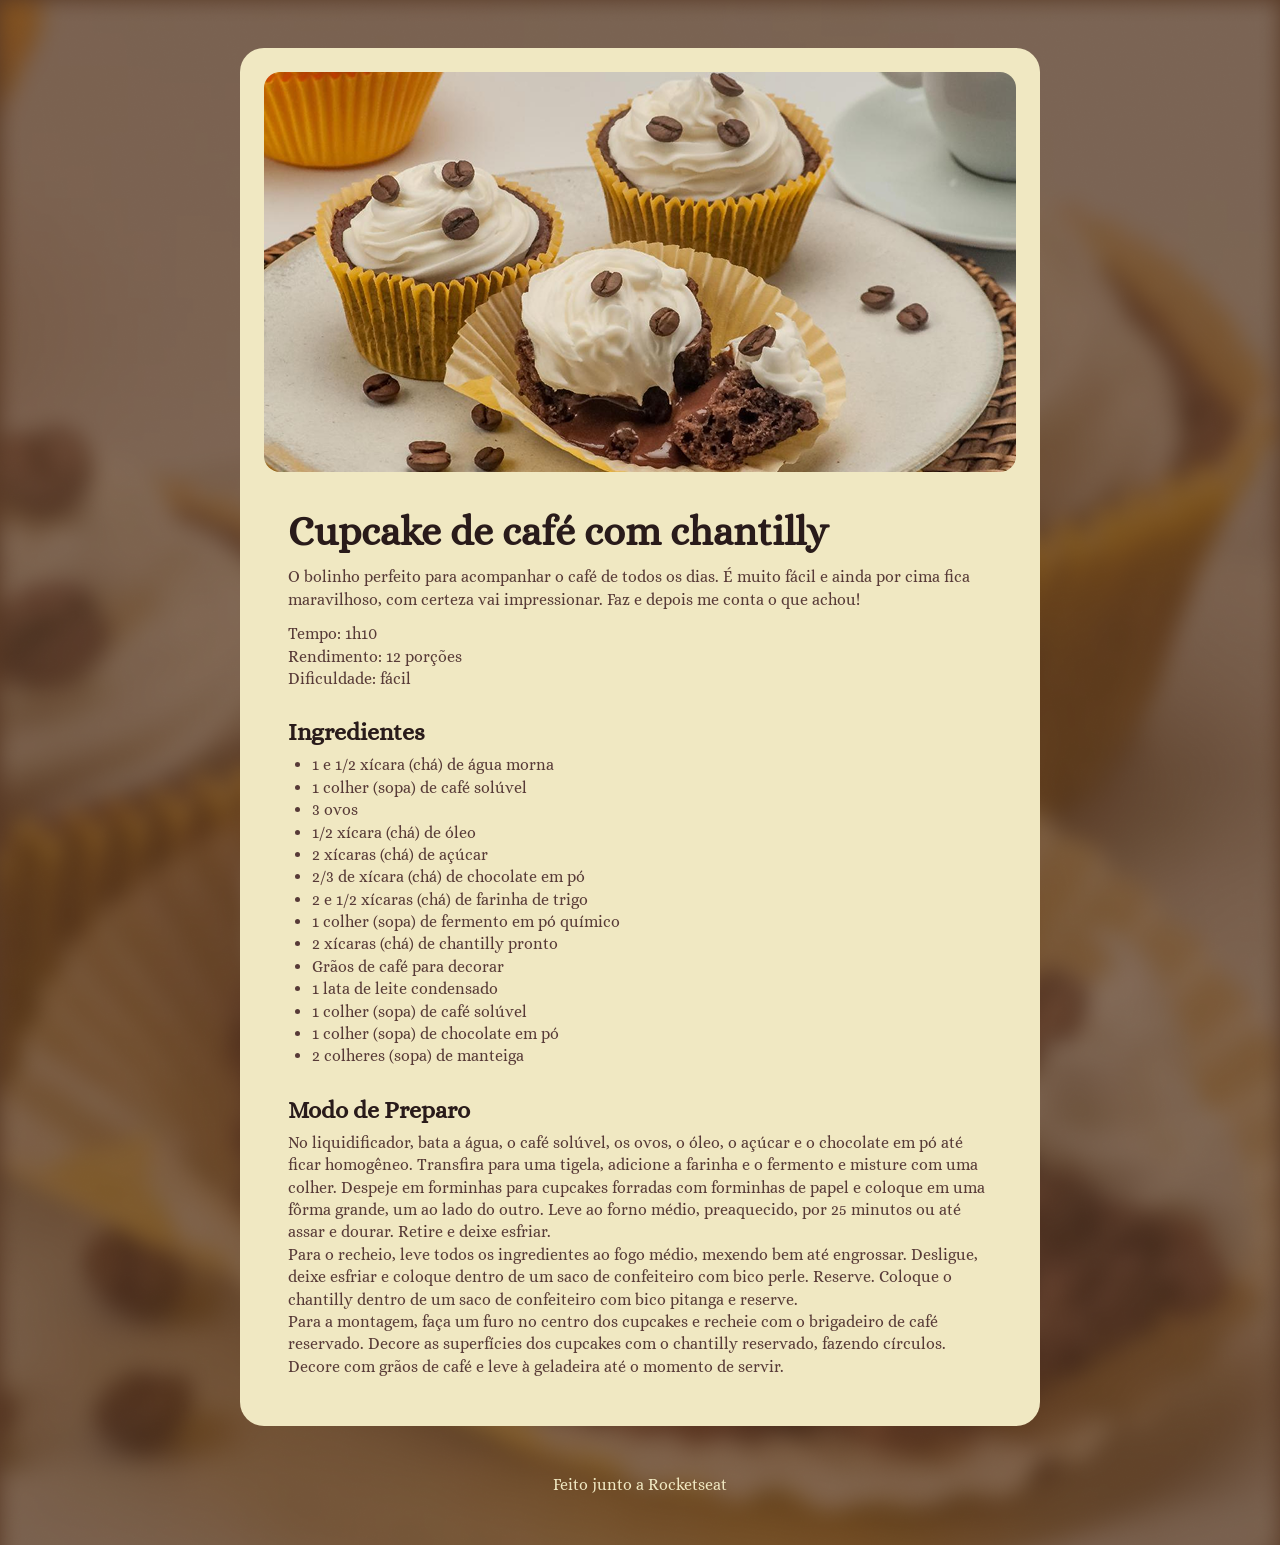
<file: Projeto Prático - Página de Receita/index.html>
<!doctype html>
<html lang="pt-br">
  <head>
    <link rel="preconnect" href="https://fonts.googleapis.com" />
    <link rel="preconnect" href="https://fonts.gstatic.com" crossorigin />

    <meta charset="UTF-8" />
    <meta name="viewport" content="width=device-width, initial-scale=1.0" />
    <title>Página de Receita</title>

    <link rel="stylesheet" href="style.css" />
    <link
      href="https://fonts.googleapis.com/css2?family=Alice&display=swap"
      rel="stylesheet"
    />
  </head>
  <body>
    <div id="page">
      <img
        src="assets/main-image.png"
        alt="Imagem de cupcakes de chantilly com grãos de café"
      />
      <main>
        <section id="about">
          <h1>Cupcake de café com chantilly</h1>
          <p>
            O bolinho perfeito para acompanhar o café de todos os dias. É muito
            fácil e ainda por cima fica maravilhoso, com certeza vai
            impressionar. Faz e depois me conta o que achou!
          </p>
          <p>
            Tempo: 1h10<br />
            Rendimento: 12 porções<br />
            Dificuldade: fácil
          </p>
        </section>
        <section id="ingredients">
          <h2>Ingredientes</h2>
          <ul>
            <li>1 e 1/2 xícara (chá) de água morna</li>
            <li>1 colher (sopa) de café solúvel</li>
            <li>3 ovos</li>
            <li>1/2 xícara (chá) de óleo</li>
            <li>2 xícaras (chá) de açúcar</li>
            <li>2/3 de xícara (chá) de chocolate em pó</li>
            <li>2 e 1/2 xícaras (chá) de farinha de trigo</li>
            <li>1 colher (sopa) de fermento em pó químico</li>
            <li>2 xícaras (chá) de chantilly pronto</li>
            <li>Grãos de café para decorar</li>
            <li>1 lata de leite condensado</li>
            <li>1 colher (sopa) de café solúvel</li>
            <li>1 colher (sopa) de chocolate em pó</li>
            <li>2 colheres (sopa) de manteiga</li>
          </ul>
        </section>
        <section id="preparition">
          <h2>Modo de Preparo</h2>
          <p>
            No liquidificador, bata a água, o café solúvel, os ovos, o óleo, o
            açúcar e o chocolate em pó até ficar homogêneo. Transfira para uma
            tigela, adicione a farinha e o fermento e misture com uma colher.
            Despeje em forminhas para cupcakes forradas com forminhas de papel e
            coloque em uma fôrma grande, um ao lado do outro. Leve ao forno
            médio, preaquecido, por 25 minutos ou até assar e dourar. Retire e
            deixe esfriar.
          </p>
          <p>
            Para o recheio, leve todos os ingredientes ao fogo médio, mexendo
            bem até engrossar. Desligue, deixe esfriar e coloque dentro de um
            saco de confeiteiro com bico perle. Reserve. Coloque o chantilly
            dentro de um saco de confeiteiro com bico pitanga e reserve.
          </p>
          <p>
            Para a montagem, faça um furo no centro dos cupcakes e recheie com o
            brigadeiro de café reservado. Decore as superfícies dos cupcakes com
            o chantilly reservado, fazendo círculos. Decore com grãos de café e
            leve à geladeira até o momento de servir.
          </p>
        </section>
      </main>
    </div>
    <footer>
      Feito junto a Rocketseat
    </footer>
  </body>
</html>
</file>
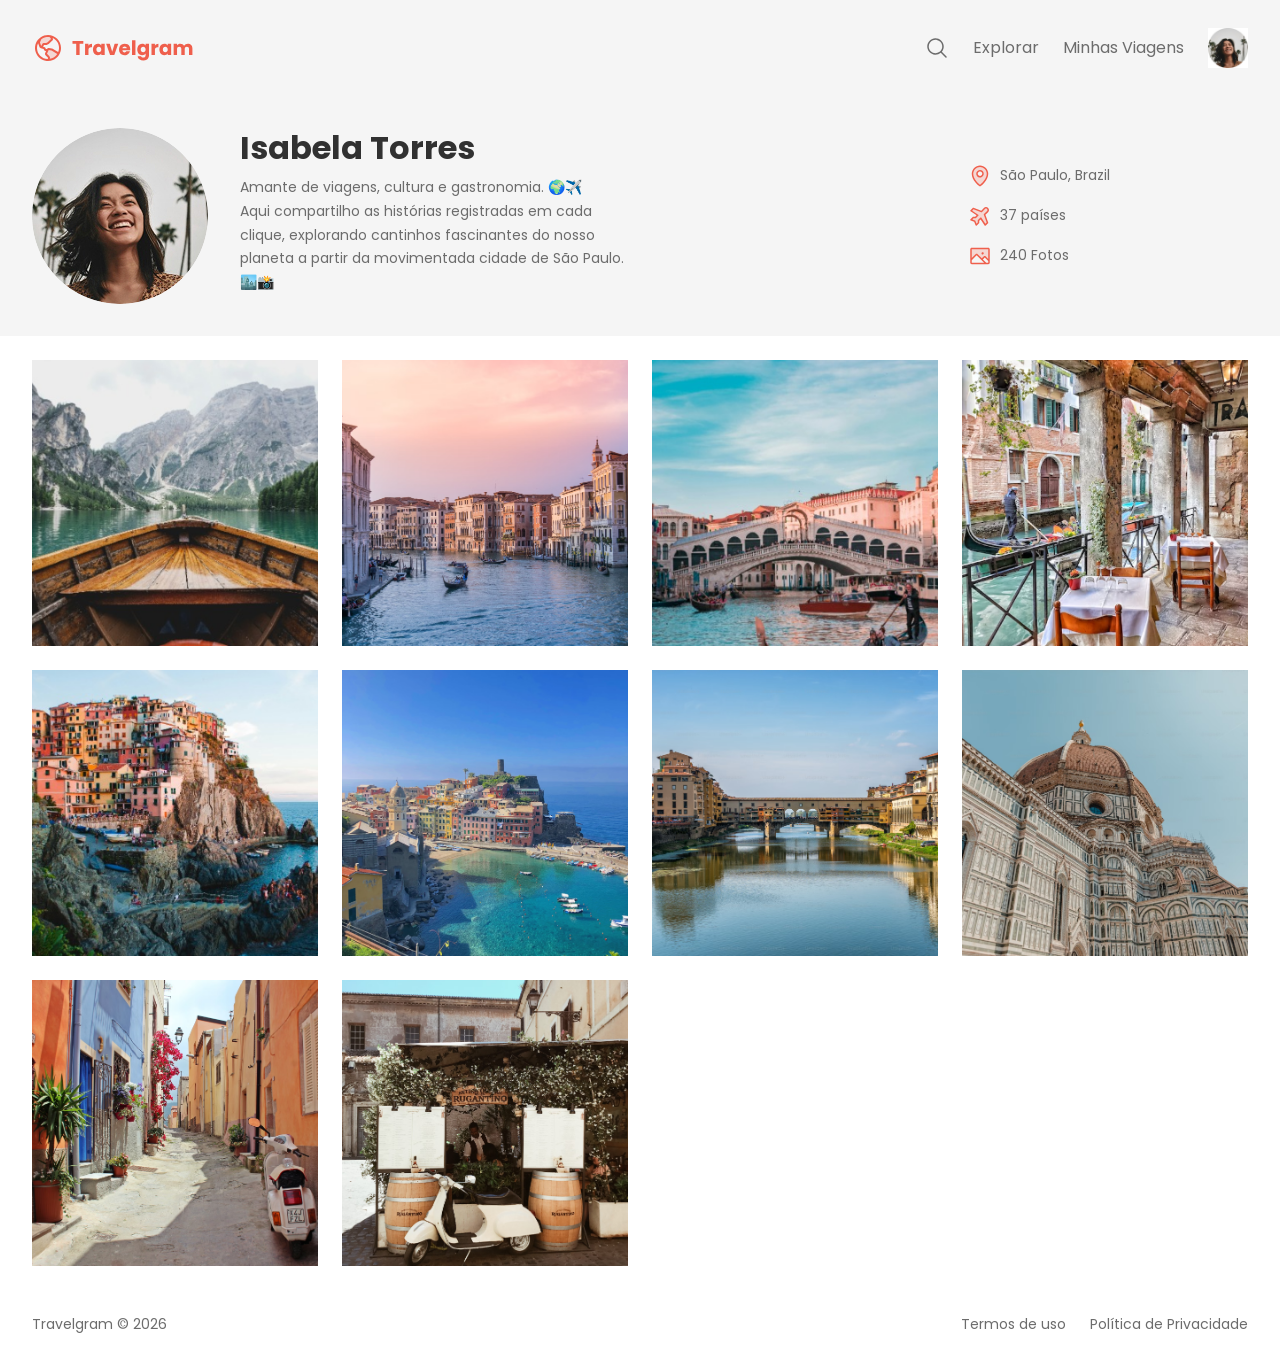
<file: Projeto Prático - Travelgram/index.html>
<!doctype html>
<html lang="pt-br">
  <head>
    <link rel="preconnect" href="https://fonts.googleapis.com" />
    <link rel="preconnect" href="https://fonts.gstatic.com" crossorigin />
    <meta charset="UTF-8" />
    <meta name="viewport" content="width=device-width, initial-scale=1.0" />
    <title>Travelgram | Perfil de viagens</title>
    <link rel="stylesheet" href="styles/index.css" />
    <link
      href="https://fonts.googleapis.com/css2?family=Poppins:wght@400;700&display=swap"
      rel="stylesheet"
    />
  </head>
  <body>
    <div class="bg-surface-color">
      <nav class="container">
        <a href="#" id="logo">
          <img src="assets/Logo.svg" alt="Logo Marca" />
        </a>
        <ul id="primary-menu">
          <li>
            <a href="">
              <img src="assets/icons/MagnifyingGlass.svg" alt="Icone de Lupa" />
            </a>
          </li>
          <li><a href="#">Explorar</a></li>
          <li><a href="">Minhas Viagens</a></li>
          <li>
            <a href="">
              <img src="assets/Profile pic.jpg" alt="Imagem de Perfil" />
            </a>
          </li>
        </ul>
      </nav>
      <header>
        <div class="container">
          <div id="profile">
            <img src="assets/Profile pic.jpg" alt="Imagem de Perfil" />
            <div>
              <h1>Isabela Torres</h1>
              <p>
                Amante de viagens, cultura e gastronomia. 🌍✈️ <br>
                Aqui compartilho
                as histórias registradas em cada clique, explorando cantinhos
                fascinantes do nosso planeta a partir da movimentada cidade de
                São Paulo. 🏙️📸
              </p>
            </div>
          </div>
          <ul id="info">
            <li>
              <img src="assets/icons/MapPin.svg" alt="Ícone de Mapa">
              <span>São Paulo, Brazil</span>
            </li>
            <li>
              <img src="assets/icons/AirplaneTilt.svg" alt="Ícone de Avião">
              <span>37 países</span>
            </li>
            <li>
              <img src="assets/icons/Image.svg" alt="Ícone de Imagem">
              <span>240 Fotos</span>
            </li>
          </ul>
        </div>
      </header>
    </div>
    <main class="container">
      <img src="assets/images/Image 01.png" alt="">
      <img src="assets/images/Image 02.png" alt="">
      <img src="assets/images/Image 03.png" alt="">
      <img src="assets/images/Image 04.png" alt="">
      <img src="assets/images/Image 05.png" alt="">
      <img src="assets/images/Image 06.png" alt="">
      <img src="assets/images/Image 07.png" alt="">
      <img src="assets/images/Image 08.png" alt="">
      <img src="assets/images/Image 09.png" alt="">
      <img src="assets/images/Image 10.png" alt="">
    </main>

    <footer class="container">
      <span>
        Travelgram &copy 2026
      </span>
      <span>
        Termos de uso
      </span>
      <span>
        Política de Privacidade
      </span>
    </footer>
  </body>
</html>
</file>
<file: Projeto Prático - Página de Receita/style.css>
* {
  margin: 0;
  padding: 0;
}

:root {
  font-family: "Alice", serif;
  line-height: 140%;
  color: #573A37;
}

body {
  background-image: url(assets/bg-image.png);
  background-size: cover;
}

#page {
  width: 800px;
  max-width: 800px;
  padding: 24px;
  box-sizing: border-box;
  background-color: #F0E8C2;
  border-radius: 24px;
  margin: 48px auto;
}

img {
  border-radius: 16px;
}

main {
  padding: 24px;
}

section + section {
  margin-top: 24px;
}

#about p + p {
  margin-top: 12px;
}

h1 {
  line-height: 140%;
  font-size: 40px;
}

h2 {
  font-size: 24px;
}

h1, h2 {
  color: #291B1A;
  margin-bottom: 4px;
  line-height: 150%;
}

ul {
  padding-left: 24px;
}

footer {
  color: #F0E8C2;
  text-align: center;
  padding-bottom: 48px;
}
</file>
<file: Projeto Prático - Travelgram/styles/index.css>
@import url(global.css);
@import url(nav.css);
@import url(header.css);
@import url(main.css);
@import url(footer.css);
</file>
